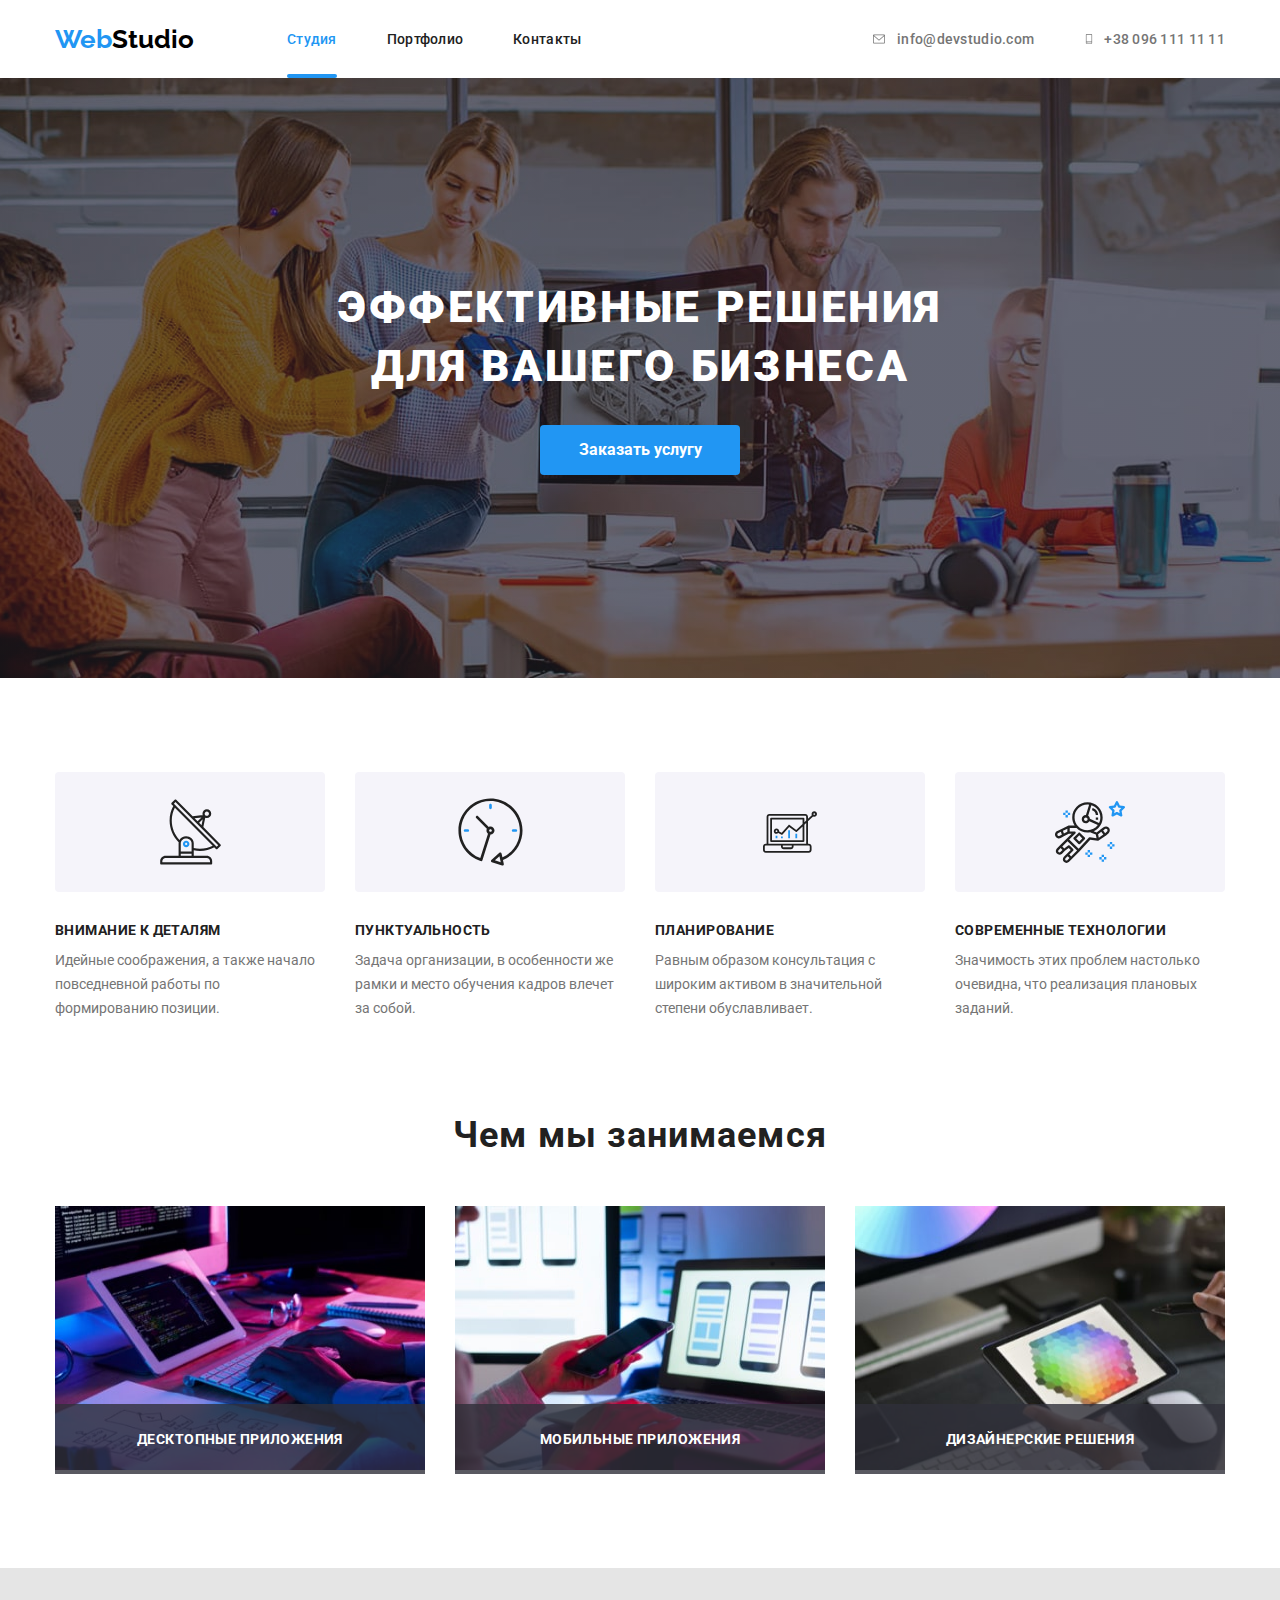
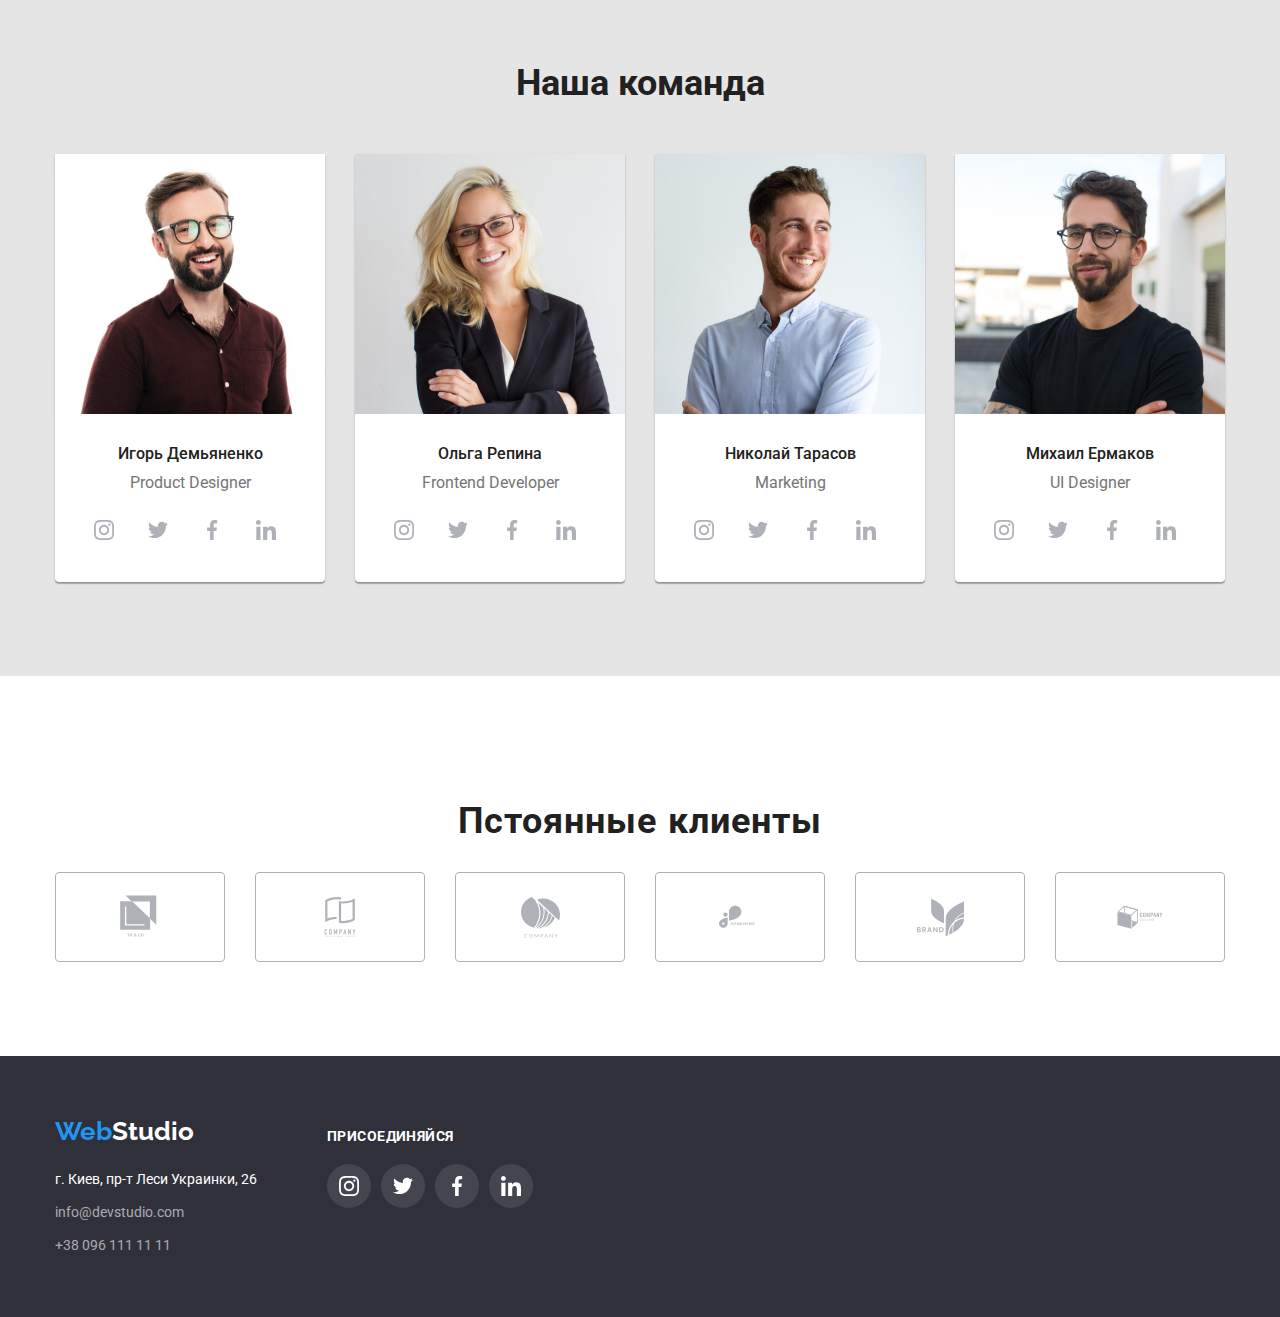
<file: index.html>
<!DOCTYPE html>
<html lang="ru">
  <head>
    <meta charset="UTF-8" />
    <meta name="viewport" content="width=device-width, initial-scale=1.0"/>
    <title>WebStudio</title>
    <link rel="preconnect" href="https://fonts.gstatic.com"/>
    <link href="https://fonts.googleapis.com/css2?family=Raleway:wght@700&family=Roboto:wght@400;500;700;900&display=swap"
      rel="stylesheet">
    <link rel="stylesheet" href="./css/normalize.css">  
    <link rel="stylesheet" href="./css/style.css" />
  </head>

  <body>
    <header>
    <div class="container header-container">
      <nav class="main-nav">
        <a class="link link-logo" href="./index.html"><span class="logo">Web</span>Studio</a>
        <ul class="site-nav list">
          <li class="item"><a class="link nav-link" id="activ-link" href="./index.html">Студия</a></li>
          <li class="item"><a class="link nav-link" href="./portfolio.html">Портфолио</a></li>
          <li class="item"><a class="link nav-link" href="#">Контакты</a></li>
        </ul>
      </nav>
      
      <address class="contacts">
        <a class="link contacts-link" href="mailto:info@devstudio.com"
          > <svg class="mail-icon">
            <use href="./img/icon/symbol-defs.svg#icon-mail"></use>
          </svg> info@devstudio.com</a
        >
        <a class="link contacts-link" href="tel:+380961111111"><svg class="phon-icon">
          <use href="./img/icon/symbol-defs.svg#icon-phone"></use>
        </svg>+38 096 111 11 11</a>
      </address>
      
      </div>
    </header>
    <section class="title-section">
      <!--order section-->
      <h1 class="meam-title">эффективные решения<br />для вашего бизнеса</h1>
      <a class="link" data-modal-open href="#">Заказать услугу</a> 
      <!--/order section-->
    </section>
    <section class="about-us-section">
      <!--about us section-->
<div class="container">
      <ul class="list about-us-list">
        <li class="item">
          <div class="about-us-icon">
            <svg class="icon icon-antenna" width=65 height=70><use href="./img/icon/symbol-defs.svg#icon-antenna"></use></svg>
          </div>
          <h3 class="item-title">внимание к деталям</h3>
          <p class="about-us-text">
            Идейные соображения, а также
            начало повседневной работы по
            формированию позиции.
          </p>
        </li>
        <li class="item">
          <div class="about-us-icon">
            <svg class="icon icon-clock" width=67 height=70><use href="./img/icon/symbol-defs.svg#icon-clock"></use></svg>
          </div>
          <h3 class="item-title">пунктуальность</h3>
          <p class="about-us-text">
            Задача организации, в особенности
            же рамки и место обучения кадров
            влечет за собой.
          </p>
        </li>
        <li class="item">
          <div class="about-us-icon">
            <svg class="icon icon-diagram" width=70 height=54><use href="./img/icon/symbol-defs.svg#icon-diagram"></use></svg>
          </div>
          <h3 class="item-title">планирование</h3>
          <p class="about-us-text">
            Равным образом консультация с
            широким активом в значительной
            степени обуславливает.
          </p>
        </li>
        <li class="item">
          <div class="about-us-icon">
            <svg class="icon icon-astronaut" width=70 height=70><use href="./img/icon/symbol-defs.svg#icon-astronaut"></use></svg>
          </div>
          <h3 class="item-title">современные технологии</h3>
          <p class="about-us-text">
            Значимость этих проблем настолько
            очевидна, что реализация плановых
            заданий.
          </p>
        </li>
      </ul>
      </div>
      <!--/about us section-->
    </section>
    <section class="specialization-section">
      <!--specialization section-->
      <div class="container">
      <h2 class="section-title">Чем мы занимаемся</h2>
      <ul class="list specialization-list">
        <li class="item">
          <img
            src="./img/Specialization/img1.jpg"
            alt="Разработка wed страниц"
            width="370"
            height="264"
          />
          <div class="item-container"><h3 class="item-title">Десктопные приложения</h3></div>
        </li>
        <li class="item">
          <img
            src="./img/Specialization/img2.jpg"
            alt="Разработка мобильных приложений"
            width="370"
            height="264"
          />
          <div class="item-container"><h3 class="item-title">Мобильные приложения</h3></div>
        </li>
        <li class="item">
          <img
            src="./img/Specialization/img3.jpg"
            alt="Web дизайн"
            width="370"
            height="264"
          />
          <div class="item-container"><h3 class="item-title">Дизайнерские решения</h3></div>
        </li>
      </ul>
      </div>
      <!--/specialization section-->
    </section>
    <section class="team-section">
      <!--our team section-->
      <div class="container">
      <h2 class="section-title">Наша команда</h2>
      <ul class="list team-section-list">
        <li class="item">
          
            <img class="img-card"
              src="./img/Team/Product-Designer.jpg"
              alt="Product Designer"
              width="270"
              height="260"
            />
            <h4 class="item-title">Игорь Демьяненко</h4>
            <p class="item-text">Product Designer</p>
            <ul class="list social-list">
              <li class="item"><a href="#" class="link"><svg class="icon icon-instagram" width=20 height=20><use href="./img/icon/symbol-defs.svg#icon-instagram"></use></svg></a></li>
              <li class="item"><a href="#" class="link"><svg class="icon icon-twitter" width=20 height=20><use href="./img/icon/symbol-defs.svg#icon-twitter"></use></svg></a></li>
              <li class="item"><a href="#" class="link"><svg class="icon icon-facebook" width=20 height=20><use href="./img/icon/symbol-defs.svg#icon-facebook"></use></svg></a></li>
              <li class="item"><a href="#" class="link"><svg class="icon icon-linkedin" width=20 height=20><use href="./img/icon/symbol-defs.svg#icon-linkedin"></use></svg></a></li>
            </ul>
          
        </li>
        <li class="item">
          
            <img class="img-card"
              src="./img/Team/Frontend-Developer.jpg"
              alt="Frontend Developer"
              width="270"
              height="260"
            />
            <h4 class="item-title">Ольга Репина</h4>
            <p class="item-text">Frontend Developer</p>
         <ul class="list social-list">
              <li class="item"><a href="#" class="link"><svg class="icon icon-instagram" width=20 height=20><use href="./img/icon/symbol-defs.svg#icon-instagram"></use></svg></a></li>
              <li class="item"><a href="#" class="link"><svg class="icon icon-twitter" width=20 height=20><use href="./img/icon/symbol-defs.svg#icon-twitter"></use></svg></a></li>
              <li class="item"><a href="#" class="link"><svg class="icon icon-facebook" width=20 height=20><use href="./img/icon/symbol-defs.svg#icon-facebook"></use></svg></a></li>
              <li class="item"><a href="#" class="link"><svg class="icon icon-linkedin" width=20 height=20><use href="./img/icon/symbol-defs.svg#icon-linkedin"></use></svg></a></li>
            </ul>
        </li>
        <li class="item">
          
            <img class="img-card"
              src="./img/Team/Marketing.jpg"
              alt="Marketing"
              width="270"
              height="260"
            />
            <h4 class="item-title">Николай Тарасов</h4>
            <p class="item-text">Marketing</p>
          <ul class="list social-list">
              <li class="item"><a href="#" class="link"><svg class="icon icon-instagram" width=20 height=20><use href="./img/icon/symbol-defs.svg#icon-instagram"></use></svg></a></li>
              <li class="item"><a href="#" class="link"><svg class="icon icon-twitter" width=20 height=20><use href="./img/icon/symbol-defs.svg#icon-twitter"></use></svg></a></li>
              <li class="item"><a href="#" class="link"><svg class="icon icon-facebook" width=20 height=20><use href="./img/icon/symbol-defs.svg#icon-facebook"></use></svg></a></li>
              <li class="item"><a href="#" class="link"><svg class="icon icon-linkedin" width=20 height=20><use href="./img/icon/symbol-defs.svg#icon-linkedin"></use></svg></a></li>
            </ul>
        </li>
        <li class="item">
          
            <img class="img-card"
              src="./img/Team/UI-Designer.jpg"
              alt="UI Designer"
              width="270"
              height="260"
            />
            <h4 class="item-title">Михаил Ермаков</h4>
            <p class="item-text">UI Designer</p>
          <ul class="list social-list">
              <li class="item"><a href="#" class="link"><svg class="icon icon-instagram" width=20 height=20><use href="./img/icon/symbol-defs.svg#icon-instagram"></use></svg></a></li>
              <li class="item"><a href="#" class="link"><svg class="icon icon-twitter" width=20 height=20><use href="./img/icon/symbol-defs.svg#icon-twitter"></use></svg></a></li>
              <li class="item"><a href="#" class="link"><svg class="icon icon-facebook" width=20 height=20><use href="./img/icon/symbol-defs.svg#icon-facebook"></use></svg></a></li>
              <li class="item"><a href="#" class="link"><svg class="icon icon-linkedin" width=20 height=20><use href="./img/icon/symbol-defs.svg#icon-linkedin"></use></svg></a></li>
            </ul>
        </li>
      </ul>
      </div>
      <!--/us team section-->
    </section>
    
    <section class="customers-section">
      <!--customers section-->
      <div class="container customers-container">
        <h2 class="customers-container-title">Пстоянные клиенты</h2>
        <ul class="list customers-list">
          <li class="item"><a href="#" class="link"><svg class="icon icon-instagram" width=44 height=49>
                <use href="./img/icon/symbol-defs.svg#icon-logo-1"></use>
              </svg></a></li>
          <li class="item"><a href="#" class="link"><svg class="icon icon-twitter" width=40 height=52>
                <use href="./img/icon/symbol-defs.svg#icon-logo-2"></use>
              </svg></a></li>
          <li class="item"><a href="#" class="link"><svg class="icon icon-facebook" width=41 height=43>
                <use href="./img/icon/symbol-defs.svg#icon-logo-3"></use>
              </svg></a></li>
          <li class="item"><a href="#" class="link"><svg class="icon icon-linkedin" width=80 height=42>
                <use href="./img/icon/symbol-defs.svg#icon-logo-4"></use>
              </svg></a></li>
          <li class="item"><a href="#" class="link"><svg class="icon icon-linkedin" width=59 height=47>
                    <use href="./img/icon/symbol-defs.svg#icon-logo-5"></use>
                  </svg></a></li>
          <li class="item"><a href="#" class="link"><svg class="icon icon-linkedin" width=88 height=45>
                        <use href="./img/icon/symbol-defs.svg#icon-logo-6"></use>
                      </svg></a></li>
          </ul>
      </div>
      <!--customers section-->
    </section>
    <footer>
      <div class="container footer-container">
        <div class="address-container">
      <a class="link link-logo-alt"  href="./index.html"><span class="logo">Web</span>Studio</a>
      <address class="footer-address">
        <ul class="list footer-address-list">
        <li class="item"> г. Киев, пр-т Леси Украинки, 26</li>
        <li class="item"><a class="link" href="mailto:info@devstudio.com">info@devstudio.com</a></li>
        <li class="item"><a class="link" href="tel:+380961111111">+38 096 111 11 11</a></li>
        </ul>
      </address>
      </div>
      <div class="social-container">
        <h2 class="social-container-title">Присоединяйся</h2>
        <ul class="list social-list">
          <li class="item"><a href="#" class="link"><svg class="icon icon-instagram" width=20 height=20>
                <use href="./img/icon/symbol-defs.svg#icon-instagram"></use>
              </svg></a></li>
          <li class="item"><a href="#" class="link"><svg class="icon icon-twitter" width=20 height=20>
                <use href="./img/icon/symbol-defs.svg#icon-twitter"></use>
              </svg></a></li>
          <li class="item"><a href="#" class="link"><svg class="icon icon-facebook" width=20 height=20>
                <use href="./img/icon/symbol-defs.svg#icon-facebook"></use>
              </svg></a></li>
          <li class="item"><a href="#" class="link"><svg class="icon icon-linkedin" width=20 height=20>
                <use href="./img/icon/symbol-defs.svg#icon-linkedin"></use>
              </svg></a></li>
        </ul>
      </div>
      </div>
    </footer>
    <div data-modal class="backdrop is-hidden">
      <div class="modal">
        <button data-modal-close class="close-button">
        <svg><use href="./img/icon/close.svg#close" width=30 height=30></use></svg>
        </button>
      </div>
    </div>
    <script src="./js/modal.js"></script>
  </body>
</html>
</file>
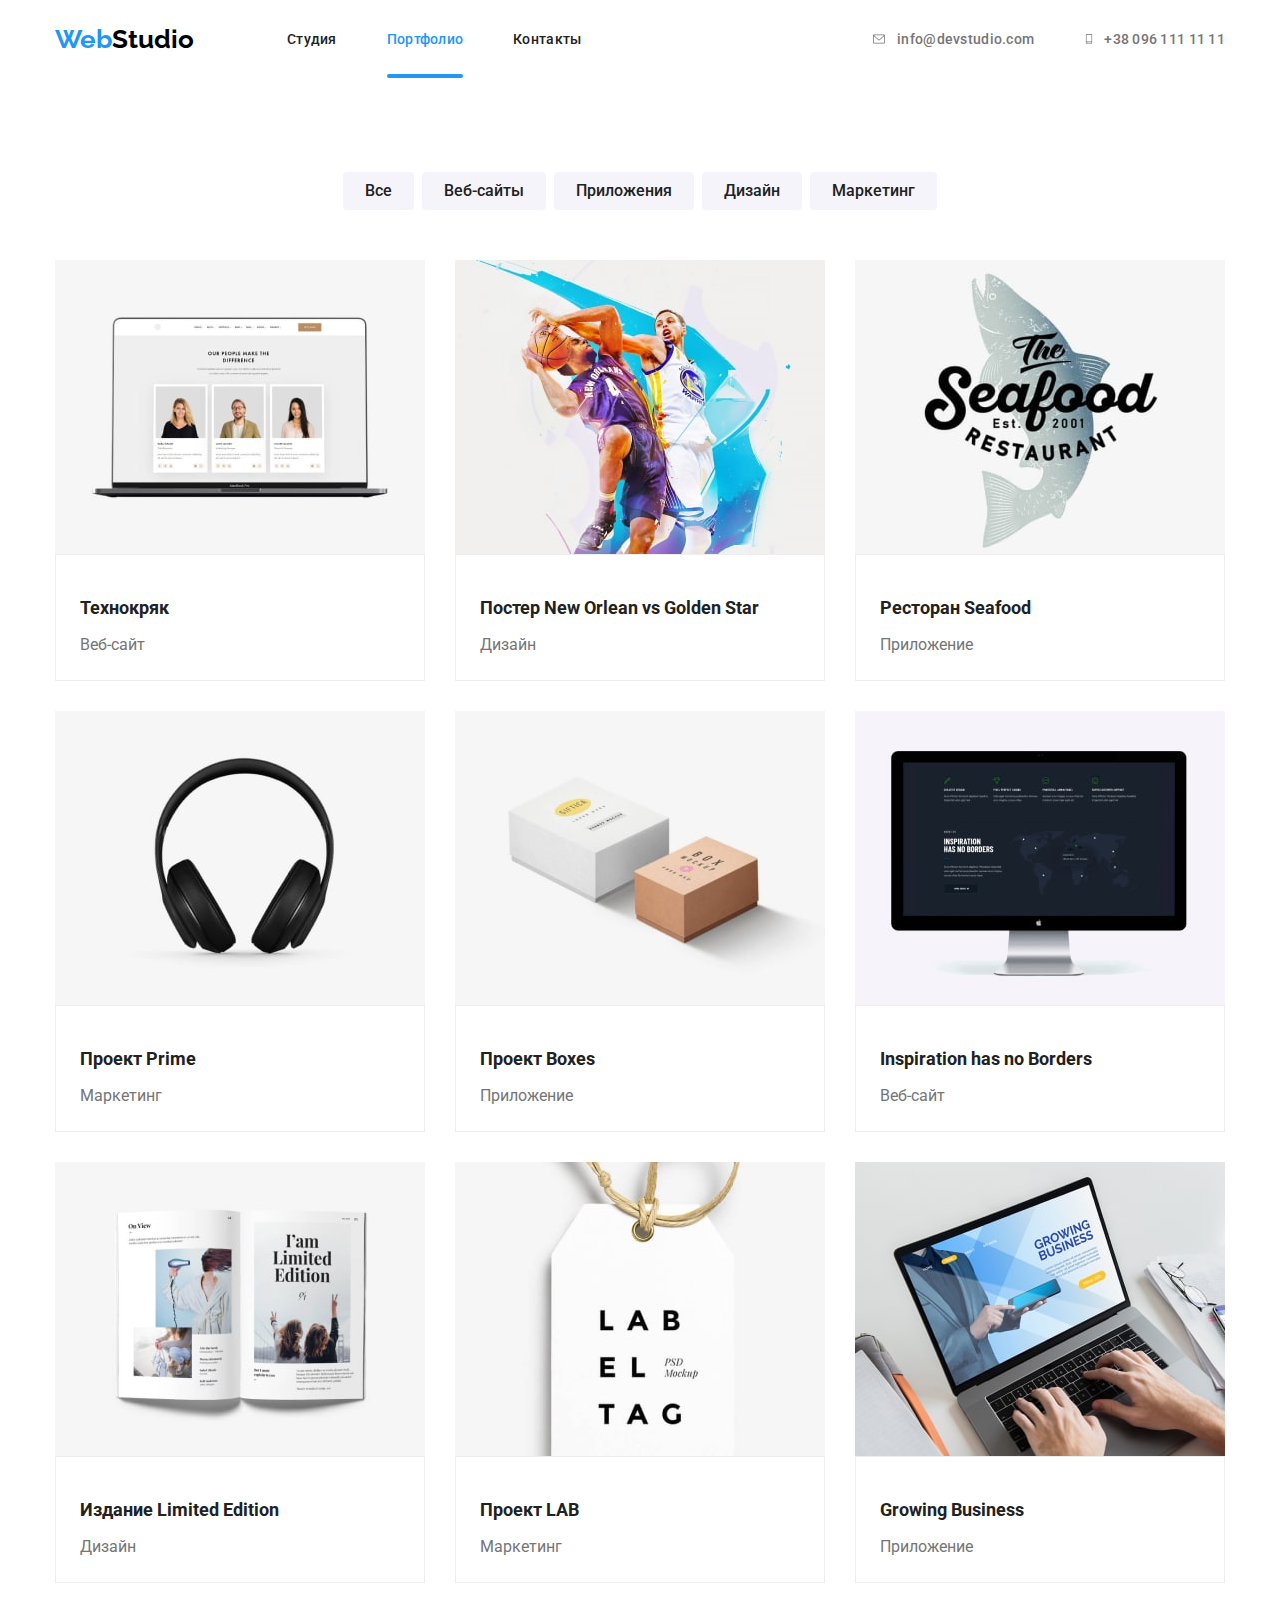
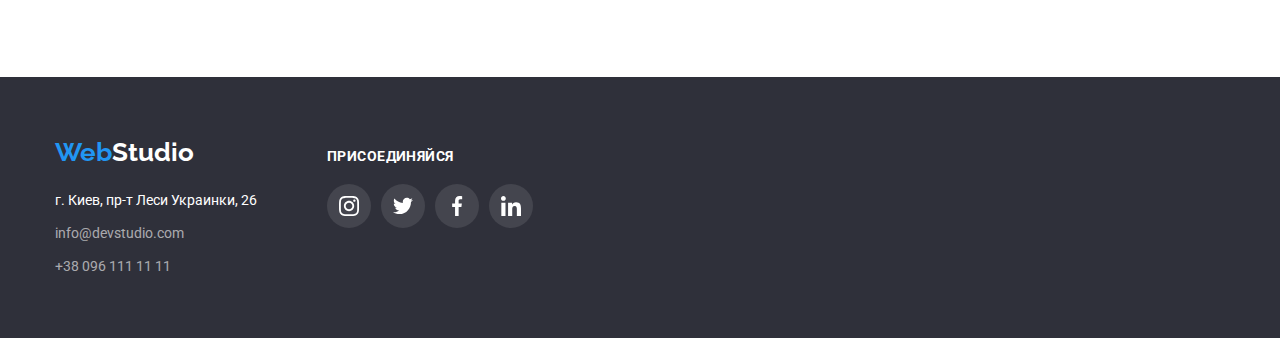
<file: portfolio.html>
<!DOCTYPE html>
<html lang="ru">
  <head>
    <meta charset="UTF-8" />
    <meta name="viewport" content="width=device-width, initial-scale=1.0" />
    <title>Portfolio</title>
    <link rel="preconnect" href="https://fonts.gstatic.com" />
    <link href="https://fonts.googleapis.com/css2?family=Raleway:wght@700&family=Roboto:wght@400;500;700;900&display=swap"
    rel="stylesheet"
    />
    <link rel="stylesheet" href="./css/normalize.css">
    <link rel="stylesheet" href="./css/style.css" />
  </head>

  <body>
    <header>
      <div class="container header-container">
        <nav class="main-nav">
          <a class="link link-logo" href="./index.html"><span class="logo">Web</span>Studio</a>
          <ul class="site-nav list">
            <li class="item"><a class="link nav-link" href="./index.html">Студия</a></li>
            <li class="item"><a class="link nav-link" id="activ-link" href="./portfolio.html">Портфолио</a></li>
            <li class="item"><a class="link nav-link" href="#">Контакты</a></li>
          </ul>
        </nav>
    
        <address class="contacts">
          <a class="link contacts-link" href="mailto:info@devstudio.com"> <svg class="mail-icon">
              <use href="./img/icon/symbol-defs.svg#icon-mail"></use>
            </svg> info@devstudio.com</a>
          <a class="link contacts-link" href="tel:+380961111111"><svg class="phon-icon">
              <use href="./img/icon/symbol-defs.svg#icon-phone"></use>
            </svg>+38 096 111 11 11</a>
        </address>
    
      </div>
    </header>
    <main>
      <div class="container portfolio-container">

      <ul class="list portfolio-button-list">
        <li class="item"><button class="portfolio-button">Все</button></li>
        <li class="item"><button class="portfolio-button">Веб-сайты</button></li>
        <li class="item"><button class="portfolio-button">Приложения</button></li>
        <li class="item"><button class="portfolio-button">Дизайн</button></li>
        <li class="item"><button class="portfolio-button">Маркетинг</button></li>
      </ul>

      <ul class="list portfolio-card-list">
        <li class="portfolio-item">
            <a href="#" class="portfolio-card">
              <div class="card-thumd">
              <img class="img-card"
              src="./img/portfolio/img1.jpg"
              alt="Технокряк"
              width="370"
              height="294"
            />
            <div class="hover-transform"><p class="text-card">Технокряк это современная площадка распространения коронавируса. Компании используют эту платформу для цифрового шпионажа и атак на защищённые сервера конкурентов.</p></div>
            </div>
            <div class="card-deckription">
            <h2 class="card-title">Технокряк</h2>
            <p class="portfolio-card-text">Веб-сайт</p>
            </div>
            </a>
        </li>
        <li class="portfolio-item">
          <a href="#" class="portfolio-card">
            <div class="card-thumd">
            <img class="img-card"
              src="./img/portfolio/img2.jpg"
              alt="Постер New Orlean vs Golden Star"
              width="370"
              height="294"
            />
            <div class="hover-transform"><p class="text-card">Технокряк это современная площадка распространения коронавируса. Компании используют эту платформу для цифрового шпионажа и атак на защищённые сервера конкурентов.</p></div>
            </div>
            <div class="card-deckription">
            <h2 class="card-title">Постер New Orlean vs Golden Star</h2>
            <p class="portfolio-card-text">Дизайн</p>
            </div>
            </a>
        </li>
        <li class="portfolio-item">
          <a href="#" class="portfolio-card">
            <div class="card-thumd">
            <img class="img-card"
              src="./img/portfolio/img3.jpg"
              alt="Ресторан Seafood"
              width="370"
              height="294"
            />
            <div class="hover-transform"><p class="text-card">Технокряк это современная площадка распространения коронавируса. Компании используют эту платформу для цифрового шпионажа и атак на защищённые сервера конкурентов.</p></div>
            </div>
            <div class="card-deckription">
            <h2 class="card-title">Ресторан Seafood</h2>
            <p class="portfolio-card-text">Приложение</p>
            </div>
            </a>
        </li>
        <li class="portfolio-item">
          <a href="#" class="portfolio-card">
            <div class="card-thumd">
            <img class="img-card"
              src="./img/portfolio/img4.jpg"
              alt="Проект Prime"
              width="370"
              height="294"
            />
            <div class="hover-transform"><p class="text-card">Технокряк это современная площадка распространения коронавируса. Компании используют эту платформу для цифрового шпионажа и атак на защищённые сервера конкурентов.</p></div>
            </div>
            <div class="card-deckription">
            <h2 class="card-title">Проект Prime</h2>
            <p class="portfolio-card-text">Маркетинг</p>
            </div>
            </a>
        </li>
        <li class="portfolio-item">
          <a href="#" class="portfolio-card">
            <div class="card-thumd">
            <img class="img-card"
              src="./img/portfolio/img5.jpg"
              alt="Проект Boxes"
              width="370"
              height="294"
            />
            <div class="hover-transform"><p class="text-card">Технокряк это современная площадка распространения коронавируса. Компании используют эту платформу для цифрового шпионажа и атак на защищённые сервера конкурентов.</p></div>
            </div>
            <div class="card-deckription">
            <h2 class="card-title">Проект Boxes</h2>
            <p class="portfolio-card-text">Приложение</p>
            </div>
            </a>
        </li>
        <li class="portfolio-item">
          <a href="#" class="portfolio-card">
            <div class="card-thumd">
            <img class="img-card"
              src="./img/portfolio/img6.jpg"
              alt="Inspiration has no Borders"
              width="370"
              height="294"
            />
            <div class="hover-transform"><p class="text-card">Технокряк это современная площадка распространения коронавируса. Компании используют эту платформу для цифрового шпионажа и атак на защищённые сервера конкурентов.</p></div>
            </div>
            <div class="card-deckription">
            <h2 class="card-title">Inspiration has no Borders</h2>
            <p class="portfolio-card-text">Веб-сайт</p>
            </div>
            </a>
        </li>
        <li class="portfolio-item">
          <a href="#" class="portfolio-card">
            <div class="card-thumd">
            <img class="img-card"
              src="./img/portfolio/img7.jpg"
              alt="Издание Limited Edition"
              width="370"
              height="294"
            />
            <div class="hover-transform"><p class="text-card">Технокряк это современная площадка распространения коронавируса. Компании используют эту платформу для цифрового шпионажа и атак на защищённые сервера конкурентов.</p></div>
            </div>
            <div class="card-deckription">
            <h2 class="card-title">Издание Limited Edition</h2>
            <p class="portfolio-card-text">Дизайн</p>
            </div>
            </a>
        </li>
        <li class="portfolio-item">
          <a href="#" class="portfolio-card">
            <div class="card-thumd">
            <img class="img-card" src="./img/portfolio/img8.jpg" 
            alt="Проект LAB" width="370" height="294" />
            <div class="hover-transform"><p class="text-card">Технокряк это современная площадка распространения коронавируса. Компании используют эту платформу для цифрового шпионажа и атак на защищённые сервера конкурентов.</p></div>
            </div>
            <div class="card-deckription">
            <h2 class="card-title">Проект LAB</h2>
            <p class="portfolio-card-text">Маркетинг</p>
            </div>
            </a>
        </li>
        <li class="portfolio-item">
          <a href="#" class="portfolio-card">
            <div class="card-thumd">
            <img class="img-card"
              src="./img/portfolio/img9.jpg"
              alt="Growing Business"
              width="370"
              height="294"
            />
            <div class="hover-transform"><p class="text-card">Технокряк это современная площадка распространения коронавируса. Компании используют эту платформу для цифрового шпионажа и атак на защищённые сервера конкурентов.</p></div>
            </div>
            <div class="card-deckription">
            <h2 class="card-title">Growing Business</h2>
            <p class="portfolio-card-text">Приложение</p>
            </div>
            </a>
        </li>
      </ul>
      </div>
    </main>
<footer>
  <div class="container footer-container">
    <div class="address-container">
      <a class="link link-logo-alt" href="./index.html"><span class="logo">Web</span>Studio</a>
      <address class="footer-address">
        <ul class="list footer-address-list">
          <li class="item"> г. Киев, пр-т Леси Украинки, 26</li>
          <li class="item"><a class="link" href="mailto:info@devstudio.com">info@devstudio.com</a></li>
          <li class="item"><a class="link" href="tel:+380961111111">+38 096 111 11 11</a></li>
        </ul>
      </address>
    </div>
    <div class="social-container">
      <h2 class="social-container-title">Присоединяйся</h2>
      <ul class="list social-list">
        <li class="item"><a href="#" class="link"><svg class="icon icon-instagram" width=20 height=20>
              <use href="./img/icon/symbol-defs.svg#icon-instagram"></use>
            </svg></a></li>
        <li class="item"><a href="#" class="link"><svg class="icon icon-twitter" width=20 height=20>
              <use href="./img/icon/symbol-defs.svg#icon-twitter"></use>
            </svg></a></li>
        <li class="item"><a href="#" class="link"><svg class="icon icon-facebook" width=20 height=20>
              <use href="./img/icon/symbol-defs.svg#icon-facebook"></use>
            </svg></a></li>
        <li class="item"><a href="#" class="link"><svg class="icon icon-linkedin" width=20 height=20>
              <use href="./img/icon/symbol-defs.svg#icon-linkedin"></use>
            </svg></a></li>
      </ul>
    </div>
  </div>
</footer>
  </body>
</html>
</file>
<file: css/style.css>
:root {
  --main-text-color: #757575;
  --header-text-color: #212121;
  --main-title-color: #ffffff;
  --title-color: #212121;
  --accent-color: #2196f3;
  --ferst-background-color: #e5e5e5;
  --second-background-color: #ffffff;
  --background-section-color: #2f303a;
  --logo-color: #000000;
  --address-color: rgba(255, 255, 255, 0.6);
  --partfolio-border-color: #eeeeee;
  --ferst-icon-color: #afb1b8;
  --background-icon-color: #f5f4fa;
  --footer-background-icon-color: #44454e;
  --specialization-title-background-color: rgba(47, 48, 58, 0.8);
  --backdrop-color: rgba(0, 0, 0, 0.2);
  --hover-card-background-color: rgba(33, 150, 243, 0.9);
  --animation: cubic-bezier(0.4, 0, 0.2, 1);
}
/* 
    цвет оснвного текста + адрес #757575;
    цвет текста хедар #212121;
    цвет h1 #FFFFFF;
    цвет заголовков #212121;
    цвет акцент #2196F3;
    */
*,
*::before,
*::after {
  box-sizing: border-box;
}

body {
  font-family: 'Roboto', sans-serif;
}
.link {
  font-style: normal;
  text-decoration: none;
}
.list {
  margin-top: 0px;
  margin-bottom: 0px;
  padding: 0px;
  list-style: none;
}
.container {
  margin-left: auto;
  margin-right: auto;
  width: 1200px;
  padding-left: 15px;
  padding-right: 15px;
}
/*header style*/
.header-container {
  display: flex;
}
.main-nav {
  display: flex;
  align-items: center;
}
.site-nav {
  display: flex;
  align-items: center;
}
.site-nav .item + .item {
  margin-left: 50px;
}

.link-logo {
  display: block;
  margin-right: 93px;
  font-family: Raleway;
  font-style: normal;
  font-weight: 700;
  font-size: 26px;
  line-height: 31px;
  color: var(--logo-color);
}
.link-logo:visited {
  color: var(--logo-color);
}
.logo {
  color: var(--accent-color);
}
.site-nav .link {
  display: block;
  padding-top: 31px;
  padding-bottom: 31px;
  color: var(--header-text-color);
  font-weight: 500;
  font-size: 14px;
  line-height: 16px;
  letter-spacing: 0.02em;
  transition: color 250ms var(--animation);
}

.site-nav .nav-link:hover,
.site-nav .nav-link:focus {
  color: var(--accent-color);
}

.contacts {
  display: flex;
  align-items: center;
  margin-left: auto;
}

.contacts .link + .link {
  margin-left: 50px;
}
.contacts .link {
  display: flex;
  align-items: center;
  color: var(--main-text-color);
  font-weight: 500;
  font-size: 14px;
  line-height: 16px;
  letter-spacing: 0.02em;
  transition: color 250ms var(--animation);
}
.mail-icon {
  width: 16px;
  height: 12px;
  margin-right: 10px;
}
.phon-icon {
  width: 10px;
  height: 16px;
  margin-right: 10px;
}

.contacts-link:hover,
.contacts-link:focus {
  color: var(--accent-color);
}

#activ-link {
  position: relative;
  color: var(--accent-color);
}
#activ-link::after {
  position: absolute;
  left: 0;
  bottom: 0;
  content: '';
  width: 100%;
  height: 4px;
  border-radius: 2px;
  background-color: var(--accent-color);
  opacity: 1;
}

/*header style*/

/*title sekton style*/
.title-section {
  padding-top: 200px;
  padding-bottom: 200px;
  height: 600px;

  margin-left: auto;
  margin-right: auto;
  background-color: var(--background-section-color);
  text-align: center;
  background-image: linear-gradient(
      to right,
      rgba(47, 48, 58, 0.4),
      rgba(47, 48, 58, 0.4)
    ),
    url('../img/background-hero.jpg');
  background-size: cover;
  background-position: top;
}

.meam-title {
  margin-top: 0px;
  margin-bottom: 30px;
  color: var(--main-title-color);
  font-weight: 900;
  font-size: 44px;
  line-height: 1.33em;
  text-transform: uppercase;
  text-align: center;
  letter-spacing: 0.06em;
}

.title-section .link {
  display: inline-block;
  min-width: 200px;
  height: 50px;
  padding: 10px 32px;
  border-radius: 4px;
  color: var(--main-title-color);
  background-color: var(--accent-color);
  font-weight: 700;
  font-size: 16px;
  line-height: 30px;
}
/*title sekton style*/

/*about us section style*/
.about-us-section {
  background-color: var(--second-background-color);
}
.about-us-section .container {
  padding-top: 94px;
  padding-bottom: 94px;
}
.about-us-list {
  display: flex;
}

.about-us-list .item {
  width: 270px;
}
.about-us-list .item + .item {
  margin-left: 30px;
}

.about-us-section .item-title {
  margin-top: 0px;
  margin-bottom: 10px;
  color: var(--title-color);
  font-weight: 700;
  font-size: 14px;
  line-height: 16px;
  letter-spacing: 0.03em;
  text-transform: uppercase;
}
.about-us-text {
  margin-top: 0px;
  margin-bottom: 0px;
  color: var(--main-text-color);
  font-weight: 400;
  font-size: 14px;
  line-height: 24px;
}

.about-us-icon {
  display: flex;
  align-items: center;
  width: 270px;
  height: 120px;
  margin-bottom: 30px;
  background: var(--background-icon-color);
  border-radius: 4px;
}
.about-us-icon .icon {
  display: block;
  margin-left: auto;
  margin-right: auto;
  margin-top: auto;
  margin-bottom: auto;
}
/*about us section style*/

/*specialization section style */
.specialization-section {
  background-color: var(--second-background-color);
  text-align: center;
  padding-bottom: 94px;
}
.specialization-list {
  display: flex;
}
.specialization-list .item + .item {
  margin-left: 30px;
}

.specialization-section .section-title {
  margin-top: 0px;
  margin-bottom: 50px;
  color: var(--title-color);
  font-weight: 700;
  font-size: 36px;
  line-height: 42px;
  text-align: center;
  letter-spacing: 0.03em;
}
.specialization-list .item {
  position: relative;
}

.specialization-list .item-container {
  position: absolute;
  left: 0;
  bottom: 0;
  width: 100%;
  padding-top: 27px;
  padding-bottom: 27px;
  background-color: var(--specialization-title-background-color);
}

.specialization-list .item-title {
  margin: 0px;
  font-weight: bold;
  font-size: 14px;
  line-height: 16px;
  text-align: center;
  letter-spacing: 0.03em;
  text-transform: uppercase;
  color: var(--main-title-color);
}

/*specialization section style */

/* team section style */
.team-section {
  padding-top: 94px;
  padding-bottom: 94px;
  background-color: var(--ferst-background-color);
  color: var(--main-text-color);
  text-align: center;
}
.team-section-list {
  display: flex;
}
.team-section-list > .item + .item {
  margin-left: 30px;
}
.team-section-list > .item {
  width: 270px;
  padding-bottom: 30px;
  background-color: var(--main-title-color);
  box-shadow: 0px 1px 3px rgba(0, 0, 0, 0.12), 0px 1px 1px rgba(0, 0, 0, 0.14),
    0px 2px 1px rgba(0, 0, 0, 0.2);
  border-radius: 0px 0px 4px 4px;
}

.team-section .section-title {
  margin-top: 0px;
  margin-bottom: 50px;
  color: var(--title-color);
  font-weight: 700;
  font-size: 36px;
  line-height: 42px;
}
.team-section .item-title {
  margin-top: 30px;
  margin-bottom: 10px;
  color: var(--title-color);
  font-weight: 500;
  font-size: 16px;
  line-height: 19px;
}
.team-section .item-text {
  margin-top: 0px;
  margin-bottom: 0px;
  color: var(--main-text-color);
  font-weight: 400;
  font-size: 16px;
  line-height: 19px;
}

.social-list {
  display: flex;
  justify-content: center;
  margin-top: 16px;
}

.social-list .link {
  display: flex;
  width: 44px;
  height: 44px;
  align-items: center;
  justify-content: center;
  margin-right: 10px;
  border-radius: 50%;
  background-color: var(--second-background-color);
  color: var(--ferst-icon-color);
  transition: background-color 250ms var(--animation),
    color 250ms var(--animation);
}

.social-list .link:hover,
.social-list .link:focus {
  background-color: var(--accent-color);
  color: var(--main-title-color);
}

.social-list .item:last-child {
  margin-right: 0px;
}

/* team section style */

/*  customers section style  */

.customers-container {
  padding-top: 94px;
  padding-bottom: 94px;
}

.customers-container-title {
  font-weight: bold;
  font-size: 36px;
  line-height: 42px;
  text-align: center;
  letter-spacing: 0.03em;
  color: var(--title-color);
}
.customers-list {
  display: flex;
  justify-content: center;
}
.customers-list .item {
  margin-right: 30px;
}
.customers-list .item:last-child {
  margin-right: 0px;
}
.customers-list .link {
  display: flex;
  width: 170px;
  height: 90px;
  align-items: center;
  justify-content: center;
  border: 1px solid var(--ferst-icon-color);
  border-radius: 4px;
  color: var(--ferst-icon-color);
  transition: color 250ms var(--animation);
}

.customers-list .link:hover,
.customers-list .link:focus {
  color: var(--accent-color);
  border-color: var(--accent-color);
}

/*  customers section style  */

/* portfolio button style */
.img-card {
  display: block;
}
.portfolio-container {
  padding-top: 94px;
  padding-bottom: 94px;
}
.portfolio-button-list {
  display: flex;
  margin-bottom: 50px;
  justify-content: center;
}
.portfolio-button-list .item + .item {
  margin-left: 8px;
}
.portfolio-button {
  min-width: 7px;
  height: 38px;
  padding: 6px 22px;
  background-color: var(--background-icon-color);
  border-radius: 4px;
  border: 0px;
  color: var(--title-color);
  font-family: Roboto;
  font-style: normal;
  font-weight: 500;
  font-size: 16px;
  transition: background-color 250ms var(--animation),
    color 250ms var(--animation);
}
.portfolio-button:hover,
.portfolio-button:focus {
  background-color: var(--accent-color);
  border: 0px;
  color: var(--main-title-color);
  box-shadow: 0px 3px 1px rgba(0, 0, 0, 0.1), 0px 1px 2px rgba(0, 0, 0, 0.08),
    0px 2px 2px rgba(0, 0, 0, 0.12);
  outline: none;
}
.portfolio-button:active {
  background-color: var(--accent-color);
  border: 0px;
  color: var(--main-title-color);
}

.portfolio-card-list {
  display: flex;
  flex-wrap: wrap;
  align-items: flex-start;
}
.portfolio-card {
  display: block;
  text-decoration: none;
  width: 370px;
  position: relative;
  color: var(--main-text-color);
  font-weight: 400;
  font-size: 16px;
  transition: box-shadow 250ms var(--animation),
    transform 250ms var(--animation);
}
.portfolio-card:focus,
.portfolio-card:hover {
  box-shadow: 0px 1px 1px rgba(0, 0, 0, 0.12), 0px 4px 4px rgba(0, 0, 0, 0.06),
    1px 4px 6px rgba(0, 0, 0, 0.16);
}
.card-deckription {
  padding-top: 20px;
  padding-bottom: 20px;
  padding-left: 24px;
  background-color: var(--main-title-color);
  border: 1px solid var(--partfolio-border-color);
}
.portfolio-card-list .portfolio-item {
  margin-right: 30px;
  margin-bottom: 30px;
}

.portfolio-item:nth-child(3n) {
  margin-right: 0px;
}
.portfolio-item:nth-last-child(-n + 3) {
  margin-bottom: 0px;
}
.portfolio-card .card-title {
  margin-bottom: 4px;
  color: var(--title-color);
  font-weight: 700;
  font-size: 18px;
  line-height: 36px;
}
.portfolio-card-text {
  margin-top: 0px;
  margin-bottom: 0px;
  line-height: 30px;
}
.card-thumd {
  position: relative;
  overflow: hidden;
}

.portfolio-card .hover-transform {
  position: absolute;

  padding-top: 64px;
  padding-bottom: 63px;
  padding-left: 24px;
  padding-right: 24px;
  background-color: var(--hover-card-background-color);
  transition: transform 250ms var(--animation);
}

.hover-transform .text-card {
  font-weight: normal;
  margin: 0;
  font-size: 18px;
  line-height: 28px;
  letter-spacing: 0.03em;
  color: var(--main-title-color);
  transform: translatey(0);
}
.portfolio-card:focus .hover-transform,
.portfolio-card:hover .hover-transform {
  transform: translatey(-100%);
}
/* portfolio button style */

/* footer style */
.footer-container {
  display: flex;
}
footer {
  padding-top: 60px;
  padding-bottom: 60px;
  background-color: var(--background-section-color);
}
.link-logo-alt {
  display: inline-block;
  margin-bottom: 20px;
  font-family: Raleway;
  font-style: normal;
  font-weight: 700;
  font-size: 26px;
  line-height: 31px;
  color: var(--main-title-color);
}
.footer-address {
  font-style: normal;
  color: var(--main-title-color);
  font-weight: 400;
  font-size: 14px;
  line-height: 24px;
}
.footer-address-list .item + .item {
  margin-top: 9px;
}

.footer-address .link {
  color: var(--address-color);
}
.social-container {
  margin-left: 70px;
}
.social-container-title {
  margin-bottom: 20px;
  font-weight: bold;
  font-size: 14px;
  line-height: 16px;
  letter-spacing: 0.03em;
  text-transform: uppercase;
  color: var(--main-title-color);
}
.social-container .link {
  background-color: var(--footer-background-icon-color);
  color: var(--main-title-color);
}

/* footer style */

/*   modal style  */
.backdrop {
  position: fixed;
  left: 0;
  top: 0;
  width: 100%;
  height: 100%;
  background-color: var(--backdrop-color);
  opacity: 1;
  transition: opacity 250ms var(--animation);
}

.is-hidden {
  opacity: 0;
  pointer-events: none;
}
.is-hidden .modal {
  transform: translate(-50%, -50%) skew(60deg);
}
.modal {
  position: absolute;
  width: 528px;
  height: 581px;
  left: 50%;
  top: 50%;
  transform: translate(-50%, -50%) skew(0deg);
  background-color: var(--second-background-color);
  transition: transform 250ms var(--animation);
}

.close-button {
  position: absolute;
  right: 10px;
  top: 5px;
  width: 30px;
  height: 30px;
  background-color: var(--second-background-color);
  outline: none;
  border: 0px;
}
</file>
